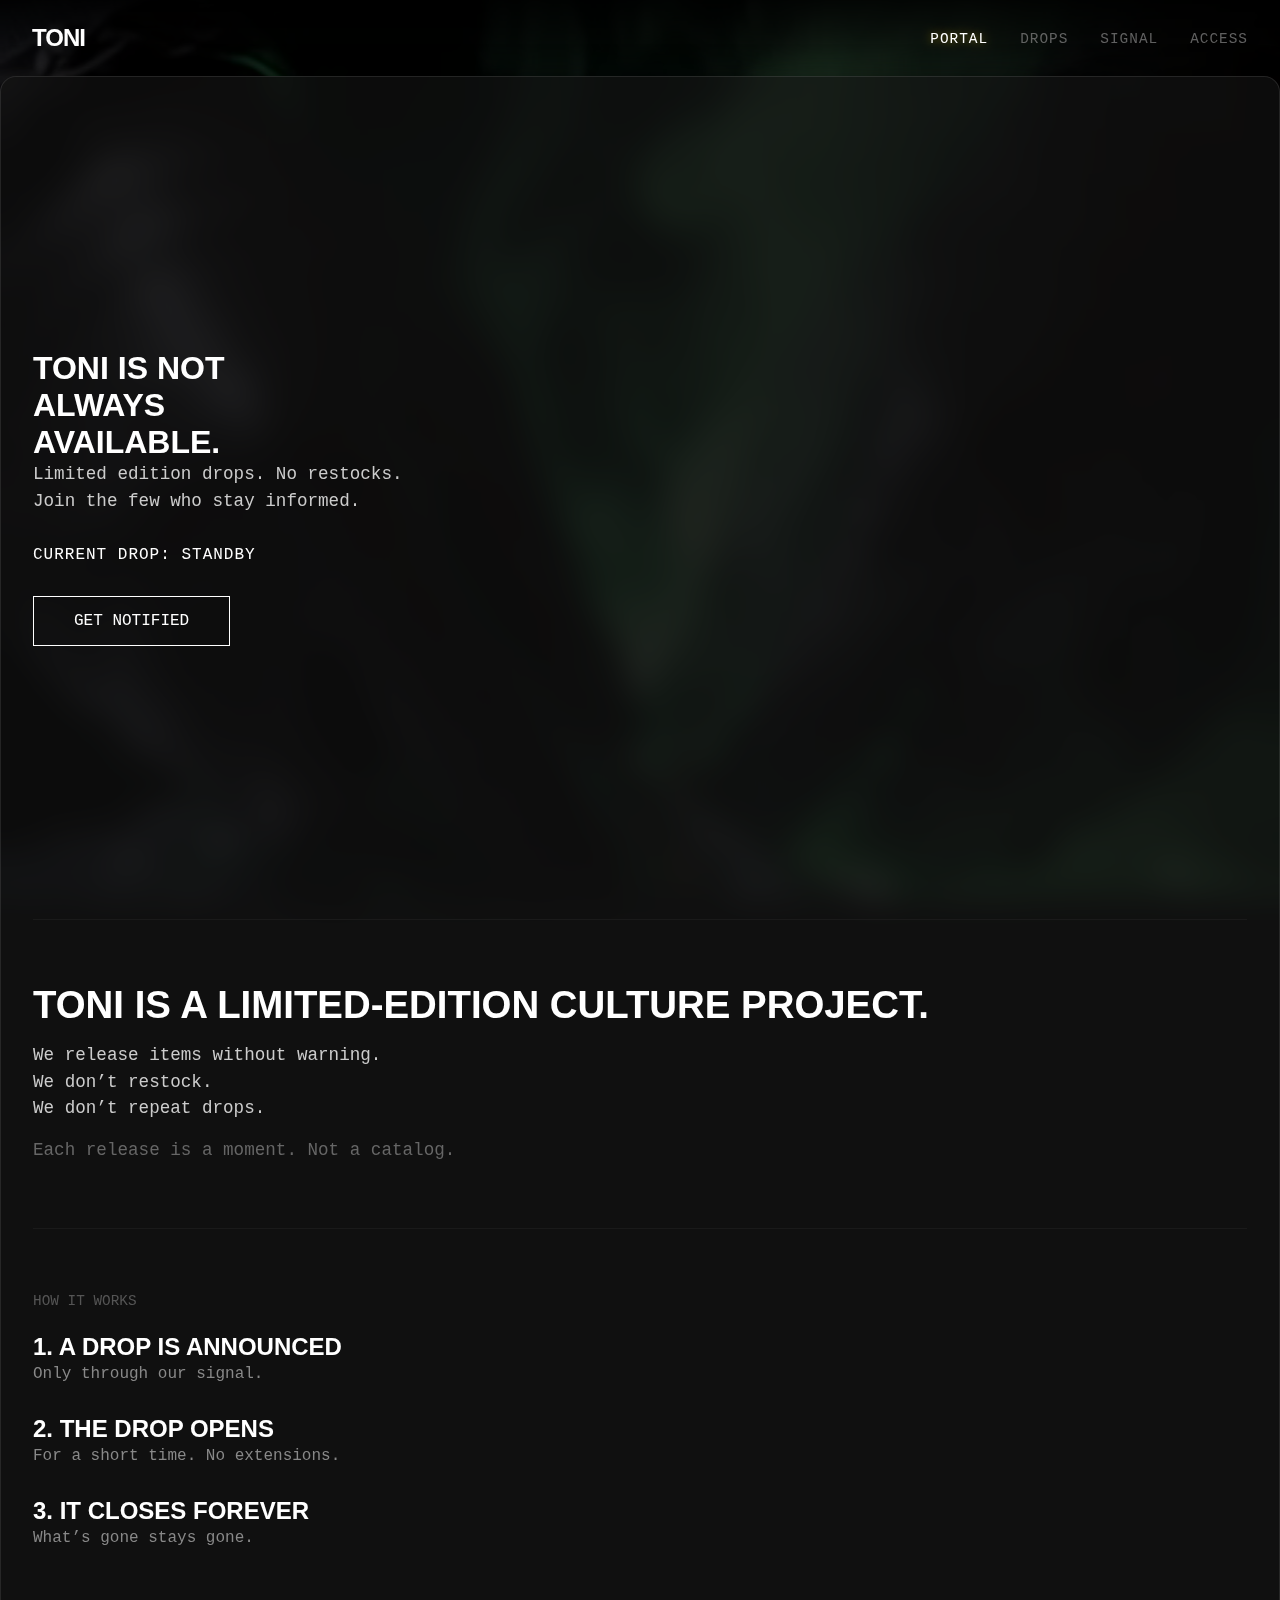
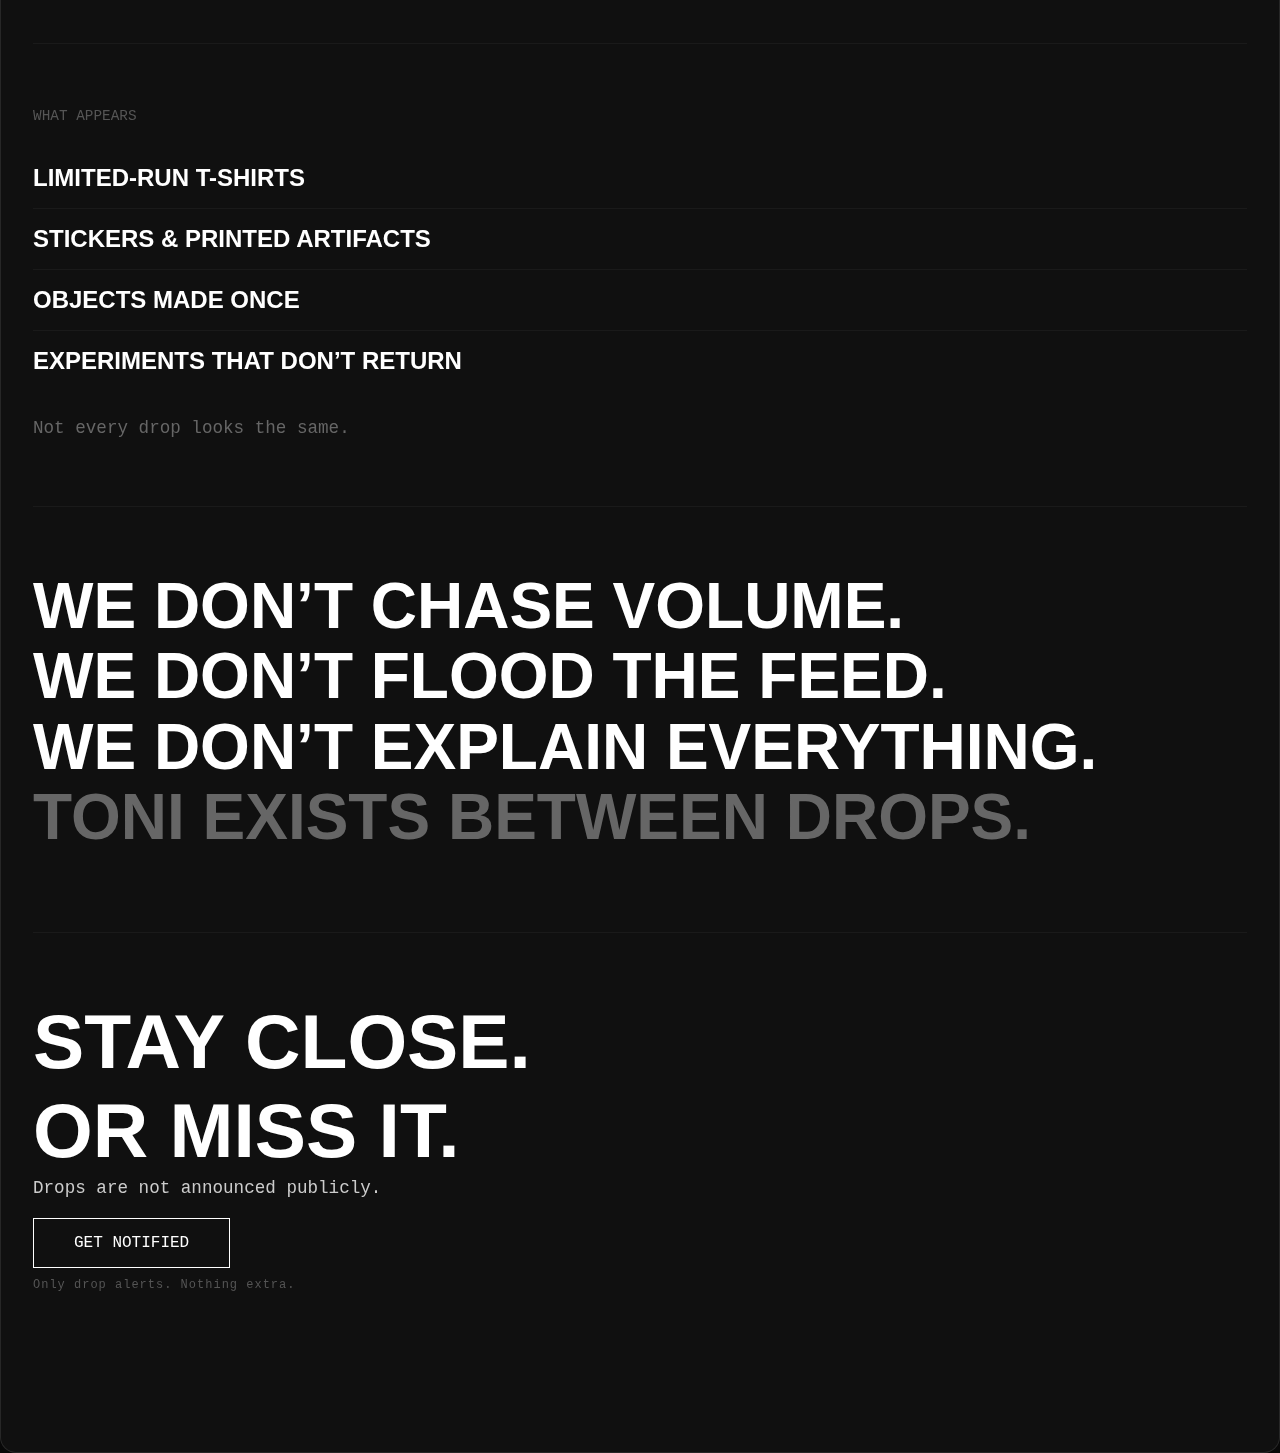
<file: index.html>
<!DOCTYPE html>
<html lang="en">
<head>
    <meta charset="UTF-8">
    <meta name="viewport" content="width=device-width, initial-scale=1.0">
    <meta name="description" content="TONI. Not always available. Underground culture drops.">
    <title>TONI — PORTAL</title>
    <link rel="stylesheet" href="css/style.css">
    
    <style>
        /* 1. VIDEO PARALLAX FIXES */
        .video-wrapper {
            position: fixed;
            top: 0;
            left: 0;
            width: 100vw;
            height: 100vh;
            overflow: hidden;
            z-index: -1;
        }

        .bg-video {
            width: 100%;
            height: 100%;
            object-fit: cover;
        }

        .video-overlay {
            position: absolute;
            top: 0;
            left: 0;
            width: 100%;
            height: 100%;
            background: rgba(0, 0, 0, 0.75); /* Dark tint for readability */
            z-index: 1;
        }

        /* 2. LAYOUT & SCROLLING */
        /* Ensures content sits above video */
        .navbar, .main-scroll-container {
            position: relative;
            z-index: 2;
        }

        /* Hero takes up full viewport initially */
        .hero-screen {
            min-height: 90vh; 
            display: flex;
            flex-direction: column;
            justify-content: center;
            padding-bottom: 2rem;
        }

        /* 3. NEW SECTIONS TYPOGRAPHY */
        .content-section {
            padding: 4rem 0;
            border-top: 1px solid #1a1a1a;
        }

        .section-label {
            font-family: 'Courier New', Courier, monospace;
            color: #555;
            font-size: 0.9rem;
            margin-bottom: 1.5rem;
            display: block;
            text-transform: uppercase;
        }

        .text-lead {
            font-size: clamp(1.5rem, 3vw, 2.5rem);
            font-weight: 700;
            line-height: 1.1;
            text-transform: uppercase;
            margin-bottom: 1rem;
        }

        .text-sub {
            font-family: 'Courier New', Courier, monospace;
            color: #ccc;
            font-size: 1.1rem;
            line-height: 1.5;
            max-width: 600px;
        }

        .text-dim {
            color: #666;
        }

        /* Steps List */
        .steps-list {
            list-style: none;
            padding: 0;
        }

        .step-item {
            margin-bottom: 2rem;
        }

        .step-title {
            display: block;
            font-size: 1.5rem;
            font-weight: 700;
            margin-bottom: 0.2rem;
            text-transform: uppercase;
        }

        .step-desc {
            font-family: 'Courier New', Courier, monospace;
            color: #888;
        }

        /* Stacked List */
        .stacked-list div {
            font-size: 1.5rem;
            font-weight: 700;
            text-transform: uppercase;
            border-bottom: 1px solid #1a1a1a;
            padding: 1rem 0;
        }

        .stacked-list div:last-child {
            border-bottom: none;
        }

        /* Buttons */
        .btn-primary {
            display: inline-block;
            border: 1px solid #fff;
            color: #fff;
            padding: 15px 40px;
            font-family: 'Courier New', Courier, monospace;
            text-transform: uppercase;
            margin-top: 1rem;
            transition: all 0.3s ease;
        }

        .btn-primary:hover {
            background: #fff;
            color: #000;
        }
        
        .micro-text {
            font-size: 0.75rem;
            color: #555;
            margin-top: 10px;
            display: block;
        }
    </style>
</head>
<body>

    <div class="video-wrapper">
        <div class="video-overlay"></div>
        <video autoplay muted loop playsinline class="bg-video">
            <source src="css/homepage%20vid.mp4" type="video/mp4">
        </video>
    </div>

    <nav class="navbar">
        <a href="index.html" class="brand-logo">TONI</a>
        <button class="mobile-menu-btn" onclick="toggleMenu()">☰</button>
        <ul class="nav-links">
            <li><a href="index.html" class="active mono">Portal</a></li>
            <li><a href="drops.html" class="mono">Drops</a></li>
            <li><a href="about.html" class="mono">Signal</a></li>
            <li><a href="access.html" class="mono">Access</a></li>
        </ul>
    </nav>

    <main class="container main-scroll-container">
        
        <section class="hero-screen">
            <h1 class="hero-title">TONI IS NOT<br>ALWAYS<br>AVAILABLE.</h1>
            
            <p class="text-sub" style="margin-bottom: 2rem;">
                Limited edition drops. No restocks.<br>
                Join the few who stay informed.
            </p>
            
            <div class="status-block mono">
                <span class="status-dot"></span>
                <span>CURRENT DROP: STANDBY</span>
            </div>

            <div style="margin-top: 1rem;">
                <a href="access.html" class="btn-primary">GET NOTIFIED</a>
            </div>
        </section>

        <section class="content-section">
            <div class="text-lead">
                TONI is a limited-edition culture project.
            </div>
            <p class="text-sub">
                We release items without warning.<br>
                We don’t restock.<br>
                We don’t repeat drops.
            </p>
            <p class="text-sub text-dim" style="margin-top: 1rem;">
                Each release is a moment. Not a catalog.
            </p>
        </section>

        <section class="content-section">
            <span class="section-label">HOW IT WORKS</span>
            <ul class="steps-list">
                <li class="step-item">
                    <span class="step-title">1. A DROP IS ANNOUNCED</span>
                    <span class="step-desc">Only through our signal.</span>
                </li>
                <li class="step-item">
                    <span class="step-title">2. THE DROP OPENS</span>
                    <span class="step-desc">For a short time. No extensions.</span>
                </li>
                <li class="step-item">
                    <span class="step-title">3. IT CLOSES FOREVER</span>
                    <span class="step-desc">What’s gone stays gone.</span>
                </li>
            </ul>
        </section>

        <section class="content-section">
            <span class="section-label">WHAT APPEARS</span>
            <div class="stacked-list">
                <div>Limited-run T-shirts</div>
                <div>Stickers & printed artifacts</div>
                <div>Objects made once</div>
                <div>Experiments that don’t return</div>
            </div>
            <p class="text-sub text-dim" style="margin-top: 1.5rem;">
                Not every drop looks the same.
            </p>
        </section>

        <section class="content-section">
            <h2 class="text-lead" style="font-size: clamp(2rem, 5vw, 4rem);">
                We don’t chase volume.<br>
                We don’t flood the feed.<br>
                We don’t explain everything.<br>
                <span class="text-dim">TONI exists between drops.</span>
            </h2>
        </section>

        <section class="content-section" style="padding-bottom: 8rem;">
            <h2 class="hero-title" style="font-size: clamp(2.5rem, 6vw, 5rem);">STAY CLOSE.<br>OR MISS IT.</h2>
            <p class="text-sub">Drops are not announced publicly.</p>
            
            <a href="access.html" class="btn-primary">GET NOTIFIED</a>
            
            <span class="micro-text mono">Only drop alerts. Nothing extra.</span>
        </section>

    </main>

    <script>
        function toggleMenu() {
            document.querySelector('.nav-links').classList.toggle('active');
        }
    </script>
</body>
</html>
</file>
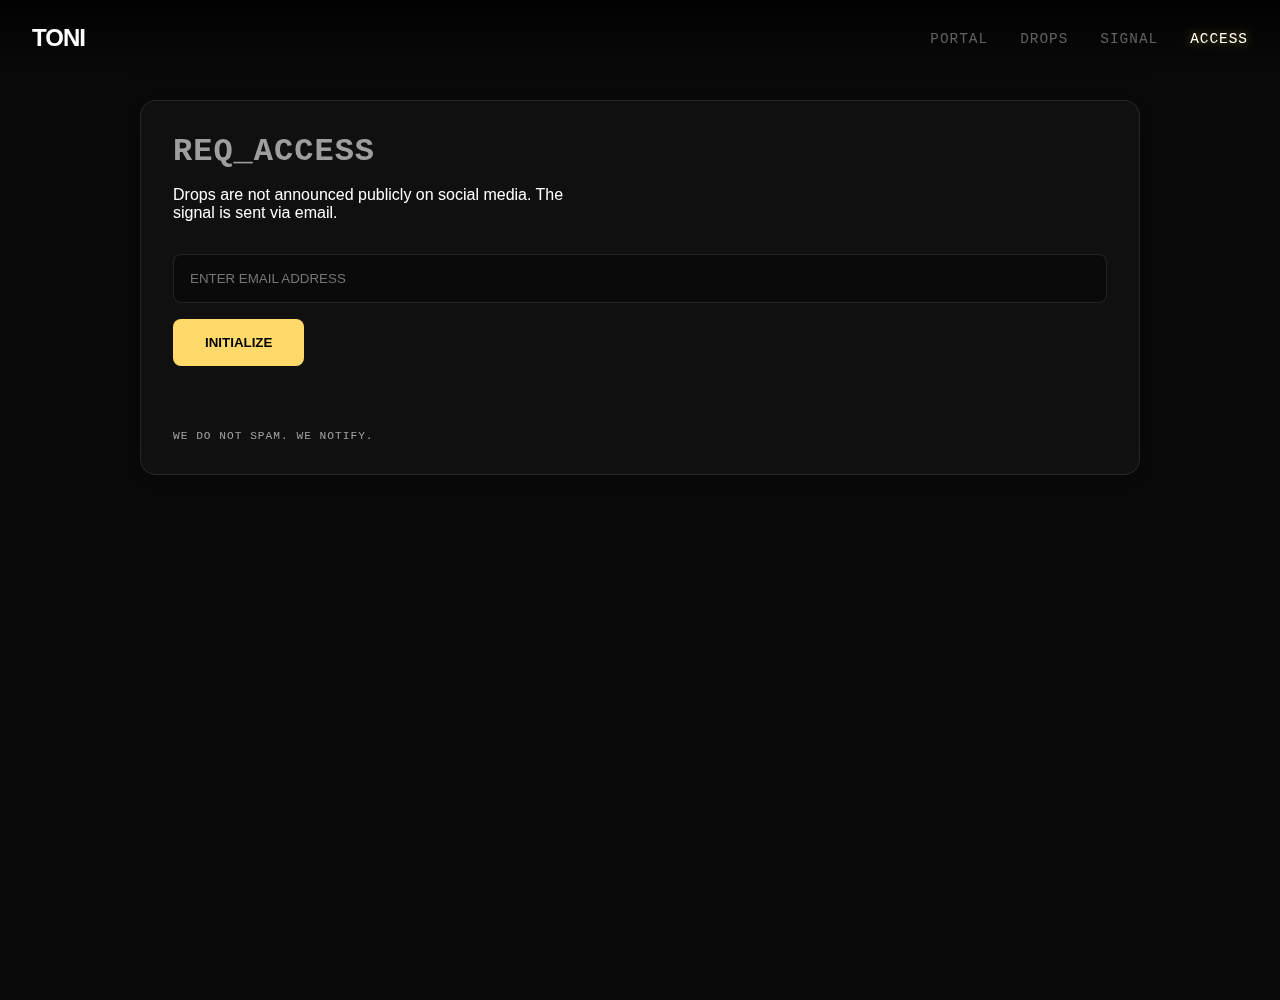
<file: access.html>
<!DOCTYPE html>
<html lang="en">
<head>
    <meta charset="UTF-8">
    <meta name="viewport" content="width=device-width, initial-scale=1.0">
    <title>TONI — ACCESS</title>
    <link rel="stylesheet" href="css/style.css">
</head>
<body>

    <nav class="navbar">
        <a href="index.html" class="brand-logo">TONI</a>
        <button class="mobile-menu-btn" onclick="toggleMenu()">☰</button>
        <ul class="nav-links">
            <li><a href="index.html" class="mono">Portal</a></li>
            <li><a href="drops.html" class="mono">Drops</a></li>
            <li><a href="about.html" class="mono">Signal</a></li>
            <li><a href="access.html" class="active mono">Access</a></li>
        </ul>
    </nav>

    <main class="container section">
        <header style="margin-bottom: 2rem;">
            <h1 class="mono dim">REQ_ACCESS</h1>
            <p style="margin-top: 1rem; max-width: 400px;">
                Drops are not announced publicly on social media. The signal is sent via email. 
            </p>
        </header>

        <form class="access-form" onsubmit="event.preventDefault(); alert('YOU ARE IN THE QUEUE.');">
            <div class="input-group">
                <input type="email" placeholder="ENTER EMAIL ADDRESS" required>
            </div>
            <button type="submit" class="btn-submit">Initialize</button>
        </form>

        <p class="mono dim" style="margin-top: 4rem; font-size: 0.7rem;">
            WE DO NOT SPAM. WE NOTIFY.
        </p>
    </main>

    <script>
        function toggleMenu() {
            document.querySelector('.nav-links').classList.toggle('active');
        }
    </script>
</body>
</html>
</file>
<file: css/style.css>
/*-----------------------------------*\
  #style.css - ENHANCED
\*-----------------------------------*/

:root {
  /* Colors */
  --bg-dark: #0a0a0a;
  --glass-bg: rgba(20, 20, 20, 0.6);
  --glass-border: rgba(255, 255, 255, 0.1);
  --accent: hsl(45, 100%, 71%); /* Gold/Yellow from original */
  --text-main: #ffffff;
  --text-dim: rgba(255, 255, 255, 0.6);
  
  /* Typography */
  --font-main: 'Poppins', sans-serif;
  --font-mono: 'Courier New', monospace;

  /* Animation */
  --transition: all 0.3s cubic-bezier(0.25, 0.8, 0.25, 1);
}

* {
  margin: 0;
  padding: 0;
  box-sizing: border-box;
}

body {
  font-family: var(--font-main);
  background-color: var(--bg-dark);
  color: var(--text-main);
  overflow-x: hidden;
  min-height: 100vh;
}

a { text-decoration: none; color: inherit; transition: var(--transition); }
ul { list-style: none; }

/*-----------------------------------*\
  #VIDEO BACKGROUND & PARALLAX
\*-----------------------------------*/

.video-background {
  position: fixed;
  top: -5%;
  left: -5%;
  width: 110vw;
  height: 110vh;
  z-index: -2;
  overflow: hidden;
}

#bg-video {
  width: 100%;
  height: 100%;
  object-fit: cover;
  opacity: 0.6; /* Dimmed for readability */
  filter: grayscale(100%) contrast(120%); /* Artistic touch */
}

.video-overlay {
  position: fixed;
  top: 0;
  left: 0;
  width: 100%;
  height: 100%;
  background: radial-gradient(circle at center, transparent 0%, #000 90%);
  z-index: -1;
  pointer-events: none;
}

/*-----------------------------------*\
  #GLASSMORPHISM CONTAINERS
\*-----------------------------------*/

.sidebar, article, .container, .drop-item, .archive-cell {
  background: var(--glass-bg);
  backdrop-filter: blur(16px);
  -webkit-backdrop-filter: blur(16px);
  border: 1px solid var(--glass-border);
  box-shadow: 0 4px 30px rgba(0, 0, 0, 0.5);
  border-radius: 16px;
  padding: 2rem;
  transition: var(--transition);
}

/* Hover Lift Effect */
.sidebar:hover, article:hover, .drop-item:hover {
  transform: translateY(-5px);
  box-shadow: 0 10px 40px rgba(0, 0, 0, 0.6);
  border-color: rgba(255, 255, 255, 0.2);
}

/*-----------------------------------*\
  #TONI BRAND STYLES (Access, Drops, etc)
\*-----------------------------------*/

.mono { font-family: var(--font-mono); letter-spacing: 1px; }
.dim { color: var(--text-dim); }

.navbar {
  position: fixed;
  top: 0;
  left: 0;
  width: 100%;
  padding: 1.5rem 2rem;
  display: flex;
  justify-content: space-between;
  align-items: center;
  z-index: 100;
  background: linear-gradient(to bottom, rgba(0,0,0,0.8), transparent);
}

.brand-logo {
  font-weight: 900;
  font-size: 1.5rem;
  letter-spacing: 2px;
  color: var(--text-main);
}

.nav-links { display: flex; gap: 2rem; }
.nav-links a { 
  font-size: 0.9rem; 
  text-transform: uppercase; 
  opacity: 0.7; 
}
.nav-links a:hover, .nav-links a.active { 
  opacity: 1; 
  color: var(--accent); 
  text-shadow: 0 0 10px rgba(255, 215, 0, 0.5);
}

.section {
  margin-top: 100px;
  max-width: 1000px;
  margin-left: auto;
  margin-right: auto;
}

/* Forms */
.input-group input, .form-input {
  background: rgba(0,0,0,0.3);
  border: 1px solid var(--glass-border);
  padding: 1rem;
  color: white;
  width: 100%;
  border-radius: 8px;
  margin-bottom: 1rem;
  transition: var(--transition);
}
.input-group input:focus, .form-input:focus {
  border-color: var(--accent);
  outline: none;
  background: rgba(0,0,0,0.5);
}

.btn-submit, .form-btn {
  background: var(--accent);
  color: #000;
  padding: 1rem 2rem;
  border: none;
  border-radius: 8px;
  font-weight: bold;
  cursor: pointer;
  text-transform: uppercase;
  transition: var(--transition);
}
.btn-submit:hover, .form-btn:hover {
  transform: scale(1.05);
  box-shadow: 0 0 20px var(--accent);
}

/* Archive Grid */
.archive-grid {
  display: grid;
  grid-template-columns: repeat(auto-fit, minmax(200px, 1fr));
  gap: 1rem;
}
.archive-cell {
  height: 200px;
  position: relative;
  overflow: hidden;
  display: flex;
  justify-content: center;
  align-items: center;
  cursor: pointer;
}
.archive-overlay {
  border: 1px solid var(--accent);
  padding: 0.5rem 1rem;
  color: var(--accent);
  transform: rotate(-15deg);
  font-weight: bold;
}

/* Drops List */
.drop-item {
  display: flex;
  justify-content: space-between;
  align-items: center;
  margin-bottom: 1rem;
}
.drop-status.status-closed { color: #ff4444; }
.drop-status.status-soon { color: var(--accent); }

/*-----------------------------------*\
  #VCARD SPECIFIC OVERRIDES
\*-----------------------------------*/
/* Ensuring vCard layout floats correctly */
main.vcard-main {
  display: flex;
  justify-content: center;
  gap: 25px;
  margin-top: 5vh;
  padding: 20px;
}

.sidebar { min-width: 300px; height: fit-content; }
.main-content { max-width: 800px; width: 100%; }

/* Responsive */
@media (max-width: 768px) {
  .nav-links { display: none; position: absolute; top: 100%; right: 0; background: #000; width: 100%; flex-direction: column; padding: 2rem; }
  .nav-links.active { display: flex; }
  main.vcard-main { flex-direction: column; }
}

/* --- GLOBAL NAVIGATION FIXES --- */

/* Base Navbar Styles (overrides) */
.navbar {
    display: flex;
    justify-content: space-between;
    align-items: center;
    padding: 1.5rem 2rem;
    width: 100%;
    box-sizing: border-box;
    z-index: 100;
}

.brand-logo {
    font-size: 1.5rem;
    font-weight: 900;
    color: white; /* Or your theme color */
    letter-spacing: -1px;
    z-index: 101; /* Above mobile menu overlay */
    position: relative;
    text-transform: uppercase;
}

/* Desktop View (Default) */
.nav-links {
    display: flex;
    gap: 2rem;
    list-style: none;
}

.nav-links a {
    color: #888;
    text-transform: uppercase;
    font-size: 0.9rem;
    font-family: 'Courier New', Courier, monospace;
    transition: color 0.3s ease;
}

.nav-links a:hover, .nav-links a.active {
    color: white;
}

/* Hide Hamburger on Desktop */
.mobile-menu-btn {
    display: none;
}

/* Mobile View */
@media (max-width: 768px) {
    .navbar {
        padding: 1rem;
    }

    /* Show Hamburger */
    .mobile-menu-btn {
        display: block;
        background: none;
        border: none;
        color: white;
        font-size: 1.5rem;
        cursor: pointer;
        z-index: 101; /* Above overlay */
        position: relative;
    }

    /* Stylish Full Screen Menu */
    .nav-links {
        position: fixed;
        top: 0;
        left: 0;
        width: 100%;
        height: 100vh;
        background: black; /* Deep black background */
        flex-direction: column;
        justify-content: center;
        align-items: center;
        gap: 3rem;
        z-index: 100;
        
        /* Hidden state */
        opacity: 0;
        visibility: hidden;
        pointer-events: none;
        transition: all 0.4s cubic-bezier(0.16, 1, 0.3, 1);
    }

    .nav-links.active {
        opacity: 1;
        visibility: visible;
        pointer-events: all;
    }

    .nav-links li a {
        font-size: 2rem; /* Big text for mobile */
        font-weight: 700;
        color: white;
        letter-spacing: 2px;
    }
    
    .nav-links li a.active {
        color: #ffcc00; /* Accent color or keep white */
        text-decoration: line-through;
    }
}

/* --- DROPS PAGE STYLES --- */

/* 1. Video Background Fix for Android (prevents jumping URL bar) */
.video-background {
    position: fixed;
    top: 0;
    left: 0;
    right: 0;
    bottom: 0;
    width: 100%;
    height: 100%;
    z-index: -1;
    overflow: hidden;
    background-color: #111;
}

#bg-video {
    width: 100%;
    height: 100%;
    object-fit: cover;
}

.video-overlay {
    position: absolute;
    inset: 0;
    background: rgba(0, 0, 0, 0.6); /* Slightly darker for legibility */
    z-index: 1;
}

/* 2. Drop Card Styles */
.drops-list {
    display: flex;
    flex-direction: column;
    gap: 1.5rem;
    margin-top: 2rem;
    padding-bottom: 4rem;
}

.drop-item {
    background: rgba(20, 20, 20, 0.65);
    border: 1px solid rgba(255, 255, 255, 0.1);
    border-radius: 12px;
    padding: 2rem;
    display: flex;
    align-items: center;
    justify-content: space-between;
    transition: transform 0.3s ease, background 0.3s ease;
    backdrop-filter: blur(12px);
    -webkit-backdrop-filter: blur(12px); /* iOS support */
}

.drop-item:hover {
    background: rgba(40, 40, 40, 0.8);
    border-color: rgba(255, 255, 255, 0.2);
    transform: translateY(-2px);
}

.drop-id {
    font-size: 2.5rem;
    font-weight: 700;
    color: #444; 
    min-width: 80px;
    letter-spacing: -2px;
    line-height: 1;
}

.drop-desc h3 {
    font-size: 1.5rem;
    margin-bottom: 0.4rem;
    text-transform: uppercase;
    letter-spacing: 2px;
    color: #fff;
    line-height: 1.1;
}

.drop-desc p {
    font-size: 0.9rem;
    color: #999;
}

.drop-status {
    font-size: 0.85rem;
    padding: 6px 12px;
    border-radius: 4px;
    border: 1px solid currentColor;
    text-transform: uppercase;
    letter-spacing: 1px;
    white-space: nowrap;
}

.status-soon { color: #ffd700; }
.status-closed { color: #ff4444; }
.status-archived { color: #666; }

/* --- MOBILE & NARROW SCREEN FIXES (393px support) --- */
@media (max-width: 768px) {
    .drop-item {
        flex-direction: column;
        align-items: flex-start;
        /* Tighter padding for narrow screens (393px) */
        padding: 1.5rem 1.25rem; 
        gap: 1rem;
    }

    .drop-id {
        /* Remove negative margin that causes Android overlap */
        margin-bottom: 0;
        font-size: 2.5rem; 
        color: #333;
    }

    .drop-desc h3 {
        /* Slightly smaller text to prevent 3-line wrapping on 393px width */
        font-size: 1.4rem; 
    }

    .drop-status {
        width: 100%;
        text-align: center;
        background: rgba(0,0,0,0.2);
        margin-top: 0.25rem;
        padding: 10px 0;
        border: none;
        background: rgba(255,255,255,0.05);
    }
}
/* --- BLOG / INTEL PAGE STYLES --- */

.blog-list {
    display: grid;
    grid-template-columns: 1fr;
    gap: 2rem;
    padding-bottom: 4rem;
}

.blog-card {
    background: rgba(10, 10, 10, 0.7);
    border: 1px solid #333;
    border-left: 4px solid #444; /* Accent bar on left */
    padding: 2rem;
    transition: all 0.3s ease;
    position: relative;
    overflow: hidden;
}

.blog-card:hover {
    border-left-color: #ffd700; /* Gold accent on hover */
    background: rgba(20, 20, 20, 0.9);
    transform: translateX(5px);
}

.blog-meta {
    font-size: 0.75rem;
    color: #666;
    margin-bottom: 1rem;
    display: flex;
    justify-content: space-between;
    border-bottom: 1px solid rgba(255,255,255,0.05);
    padding-bottom: 0.5rem;
}

.blog-cat {
    color: #ffd700;
}

.blog-title {
    font-size: 1.5rem;
    color: #fff;
    margin-bottom: 1rem;
    line-height: 1.2;
    text-transform: uppercase;
    font-weight: 700;
}

.blog-snippet {
    font-size: 0.9rem;
    color: #999;
    line-height: 1.6;
    margin-bottom: 1.5rem;
}

.blog-tags {
    display: flex;
    gap: 10px;
    margin-bottom: 1.5rem;
}

.tag {
    font-size: 0.7rem;
    background: rgba(255,255,255,0.1);
    padding: 4px 8px;
    border-radius: 2px;
    color: #bbb;
    font-family: 'Courier New', monospace;
}

.read-btn {
    background: transparent;
    border: 1px solid #444;
    color: #fff;
    padding: 10px 20px;
    font-size: 0.8rem;
    cursor: pointer;
    transition: all 0.2s;
    width: 100%;
    text-align: center;
}

.read-btn:hover {
    background: #fff;
    color: #000;
}

.loading-state {
    color: #ffd700;
    text-align: center;
    animation: blink 1s infinite;
    padding: 2rem;
    border: 1px dashed #ffd700;
}

@keyframes blink {
    50% { opacity: 0; }
}

/* Tablet/Desktop Grid */
@media (min-width: 768px) {
    .blog-list {
        grid-template-columns: repeat(2, 1fr);
    }
}
/* --- ARTICLE IMAGES --- */
.article-hero-img {
    width: 100%;
    height: auto;
    max-height: 400px;
    object-fit: cover;
    border-radius: 8px;
    margin-top: 2rem;
    border: 1px solid #333;
}

/* Ensure images inside RSS content don't break layout */
.article-body img {
    max-width: 100%;
    height: auto;
    border-radius: 4px;
    margin: 1rem 0;
}

/* Clean up RSS text styles */
.article-body a {
    color: #ffd700;
    text-decoration: underline;
}
/* --- ARTICLE CONTENT CLEANUP --- */

/* Hide common RSS footer classes if they exist in the HTML */
.article-body .feed-footer, 
.article-body .rss-footer {
    display: none !important;
}

/* Force links in the article body to look decent */
.article-body a {
    color: #ffd700;
    text-decoration: none;
    border-bottom: 1px dotted #ffd700;
    word-break: break-word; /* Prevents long URLs from breaking layout */
}

.article-body a:hover {
    color: #fff;
    border-bottom-style: solid;
}
/* --- ARTICLE TEXT CLEANUP & STYLING --- */

/* 1. Force hide known RSS garbage that might survive */
.article-body .feed-footer, 
.article-body .rss-footer,
.article-body .share-links {
    display: none !important;
}

/* 2. Style links inside the article so they don't look broken */
.article-body a {
    color: #ffd700; /* Gold */
    text-decoration: none;
    border-bottom: 1px dotted rgba(255, 215, 0, 0.3);
    word-break: break-word; /* Prevents long URLs from breaking mobile layout */
    transition: all 0.2s;
}

.article-body a:hover {
    color: #fff;
    border-bottom: 1px solid #ffd700;
}

/* 3. Ensure images in article body are responsive */
.article-body img {
    max-width: 100%;
    height: auto;
    border-radius: 4px;
    margin: 1.5rem 0;
    opacity: 0.9;
}

/* 4. Paragraph spacing for readability */
.article-body p {
    margin-bottom: 1.5rem;
    font-size: 1rem;
    line-height: 1.7;
    color: #ccc;
}
/* --- ARTICLE SIMPLIFIED LAYOUT --- */

.article-text {
    font-size: 1.1rem;
    line-height: 1.8;
    color: #ccc;
    margin-bottom: 0; /* Remove bottom margin so button sits tight */
}

.article-footer {
    margin-top: 4rem;
    padding-top: 1rem;
    border-top: 1px solid #333;
    text-align: left;
}

.article-footer span {
    font-size: 0.8rem;
    letter-spacing: 1px;
    color: #666;
}
</file>
